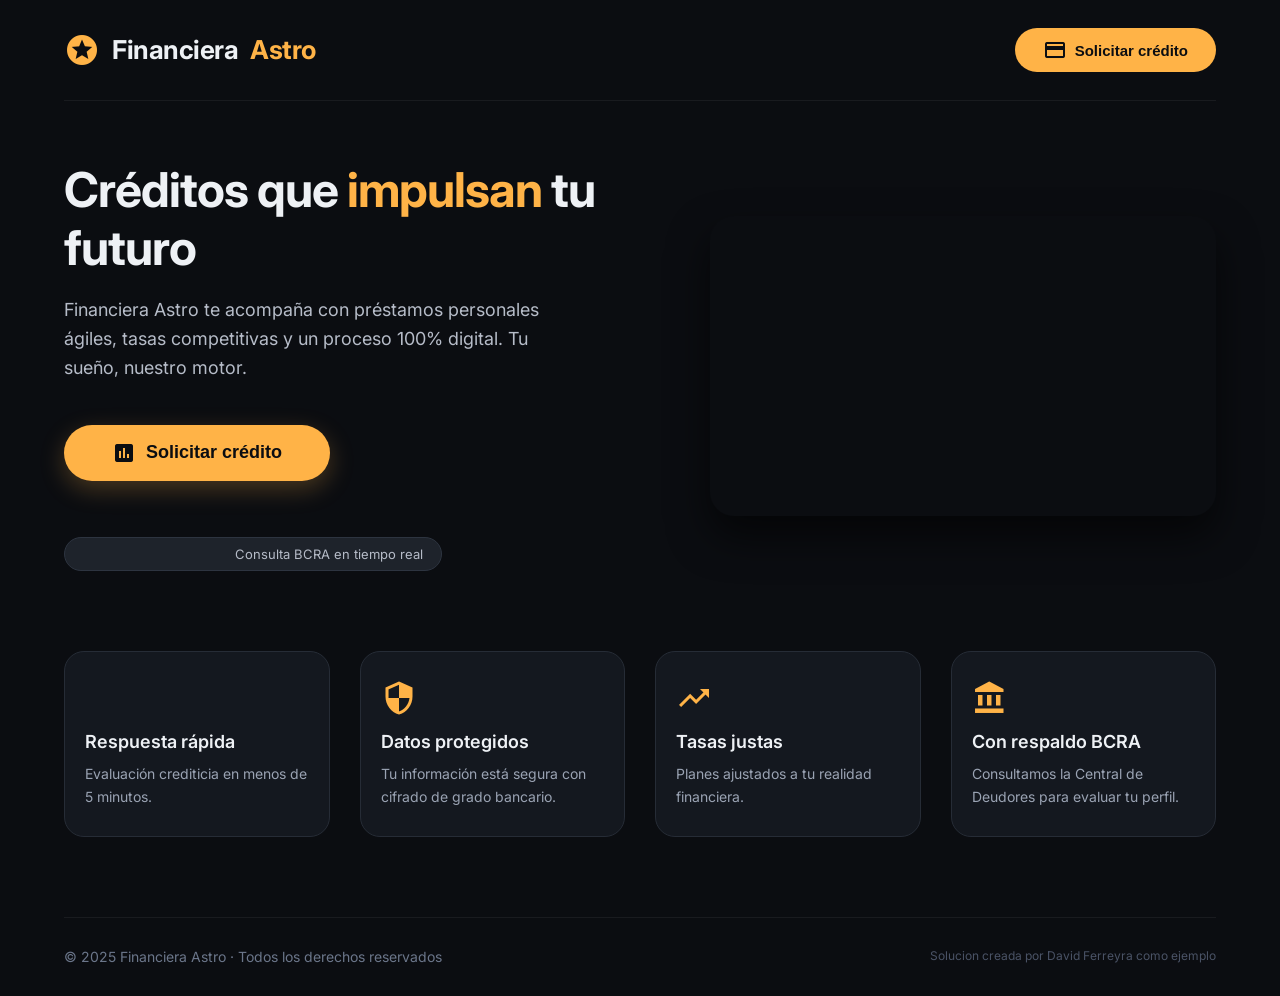
<file: index.html>
<!DOCTYPE html>
<html lang="es">
<head>
    <meta charset="UTF-8" />
    <meta name="viewport" content="width=device-width, initial-scale=1.0" />
    <title>Financiera Astro · Créditos personales</title>
    
    <!-- Material Icons -->
    <link href="https://fonts.googleapis.com/icon?family=Material+Icons" rel="stylesheet" />
    <!-- Google Fonts -->
    <link href="https://fonts.googleapis.com/css2?family=Inter:opsz,wght@14..32,300;14..32,400;14..32,600;14..32,700&display=swap" rel="stylesheet" />
    
    <!-- CSS propio -->
    <link rel="stylesheet" href="css/styles.css" />
</head>
<body>

<div class="container">

    <!-- HEADER -->
    <header>
        <div class="logo">
            <i class="material-icons">stars</i>
            Financiera <span>Astro</span>
        </div>
        <button class="nav-cta" id="btnHeaderCta">
            <i class="material-icons">credit_card</i> Solicitar crédito
        </button>
    </header>

    <!-- HERO -->
    <section class="hero">
        <div class="hero-text">
            <h1>Créditos que <span>impulsan</span> tu futuro</h1>
            <p>
                Financiera Astro te acompaña con préstamos personales ágiles, 
                tasas competitivas y un proceso 100% digital. Tu sueño, nuestro motor.
            </p>
            <div style="display: flex; flex-wrap: wrap; gap: 16px; align-items: center;">
                <button class="btn-evaluar" id="btnHeroCta">
                    <i class="material-icons">assessment</i> Solicitar crédito
                </button>
                <span class="bcra-badge">
                    <i class="material-icons">verified</i> Consulta BCRA en tiempo real
                </span>
            </div>
        </div>
        <div class="hero-image"></div>
    </section>

    <!-- FEATURES -->
    <section class="features">
        <div class="feature-card">
            <i class="material-icons">bolt</i>
            <h3>Respuesta rápida</h3>
            <p>Evaluación crediticia en menos de 5 minutos.</p>
        </div>
        <div class="feature-card">
            <i class="material-icons">security</i>
            <h3>Datos protegidos</h3>
            <p>Tu información está segura con cifrado de grado bancario.</p>
        </div>
        <div class="feature-card">
            <i class="material-icons">trending_up</i>
            <h3>Tasas justas</h3>
            <p>Planes ajustados a tu realidad financiera.</p>
        </div>
        <div class="feature-card">
            <i class="material-icons">account_balance</i>
            <h3>Con respaldo BCRA</h3>
            <p>Consultamos la Central de Deudores para evaluar tu perfil.</p>
        </div>
    </section>

    <!-- FORMULARIO -->
    <section class="form-section" id="formSection">
        <h2><i class="material-icons">edit_note</i> Evaluación de crédito</h2>
        <p class="sub">Completá los datos y te contactaremos a la brevedad con una pre-aprobación.</p>

        <form id="creditoForm">
            <div class="form-row">
                <div class="form-group">
                    <label><i class="material-icons">person</i> Nombre completo</label>
                    <input type="text" id="nombre" placeholder="Ej: Juan Pérez" required />
                </div>
                <div class="form-group">
                    <label><i class="material-icons">email</i> Correo electrónico</label>
                    <input type="email" id="email" placeholder="juan@ejemplo.com" required />
                </div>
            </div>

            <div class="form-row">
                <div class="form-group">
                    <label><i class="material-icons">phone</i> Teléfono</label>
                    <input type="tel" id="telefono" placeholder="+54 11 1234-5678" required />
                </div>
                <div class="form-group">
                    <label><i class="material-icons">badge</i> CUIL / CUIT (11 dígitos)</label>
                    <input type="text" id="cuil" placeholder="20123456789" maxlength="11" required />
                </div>
            </div>

            <div class="form-row">
                <div class="form-group">
                    <label><i class="material-icons">attach_money</i> Ingreso mensual neto (ARS)</label>
                    <input type="number" id="ingreso" placeholder="Ej: 650000" required />
                </div>
                <div class="form-group">
                    <label><i class="material-icons">home</i> Gasto de alquiler / vivienda (ARS)</label>
                    <input type="number" id="gastoVivienda" placeholder="Ej: 150000" required />
                </div>
            </div>

            <div class="form-row">
                <div class="form-group">
                    <label><i class="material-icons">credit_card</i> Monto solicitado (ARS)</label>
                    <input type="number" id="montoSolicitado" placeholder="Ej: 1000000" required />
                </div>
                <div class="form-group">
                    <label><i class="material-icons">calendar_today</i> Plazo (cuotas)</label>
                    <select id="plazo">
                        <option value="6">6 cuotas</option>
                        <option value="12" selected>12 cuotas</option>
                        <option value="18">18 cuotas</option>
                        <option value="24">24 cuotas</option>
                    </select>
                </div>
            </div>

            <div class="form-group">
                <label><i class="material-icons">receipt_long</i> Otros gastos mensuales (servicios, seguros, etc.)</label>
                <input type="number" id="otrosGastos" placeholder="Ej: 80000" />
            </div>

            <button type="submit" class="btn-enviar" id="btnEnviar">
                <i class="material-icons">send</i> Enviar solicitud
            </button>
        </form>

        <div class="success-msg" id="successMsg">
            <i class="material-icons" style="vertical-align:middle; margin-right:10px;">check_circle</i>
            ¡Solicitud enviada! En breve recibirás un email con el resultado de la evaluación.
        </div>
        <div class="error-msg" id="errorMsg">
            <i class="material-icons" style="vertical-align:middle; margin-right:10px;">error</i>
            <span id="errorText">Error al enviar la solicitud.</span>
        </div>
    </section>

    <!-- FOOTER -->
    <footer>
        <span>&copy; 2025 Financiera Astro · Todos los derechos reservados</span>
        <span class="credits">Solucion creada por David Ferreyra como ejemplo</span>
    </footer>
</div>

<!-- JavaScript propio -->
<script src="js/scripts.js"></script>

</body>
</html>
</file>
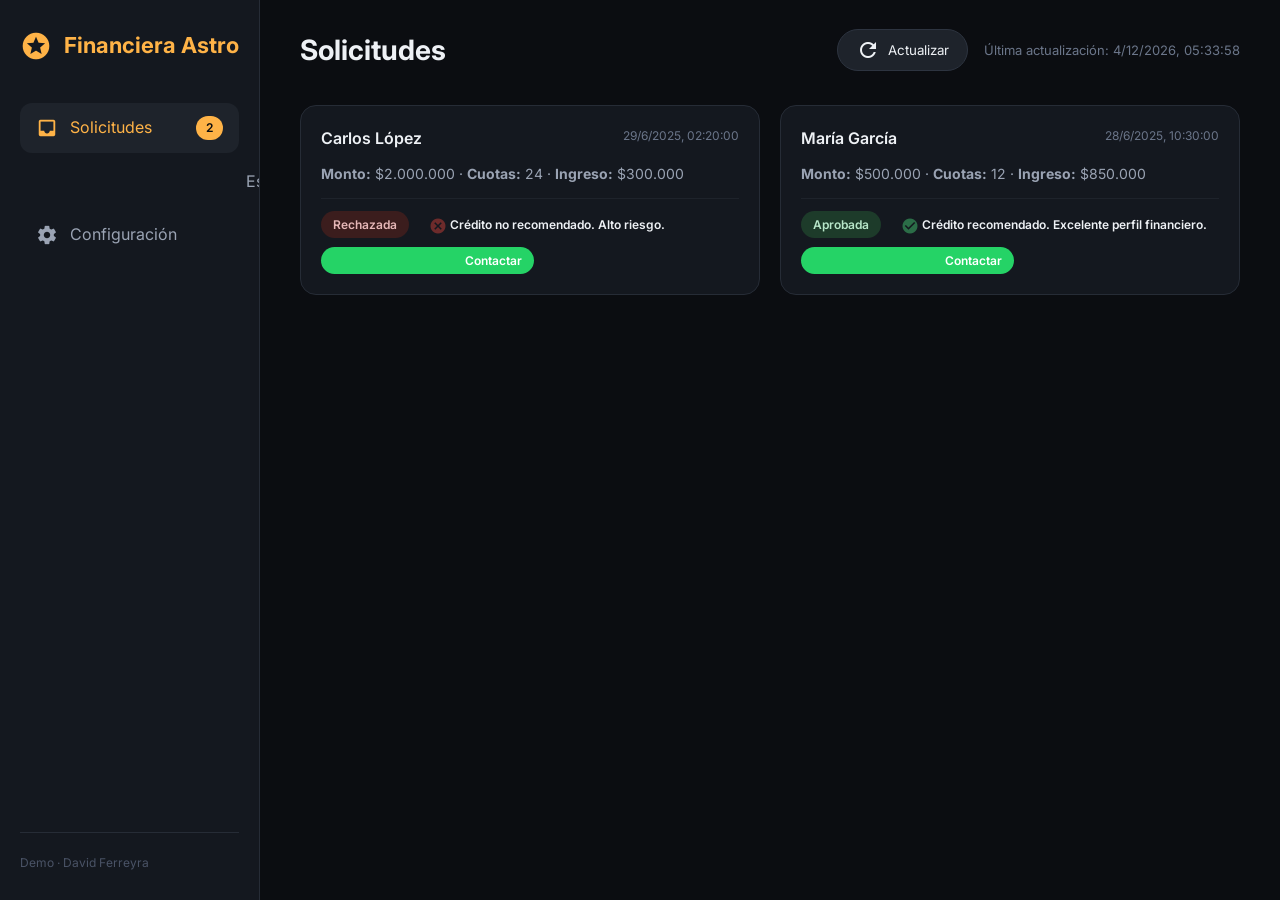
<file: dashboard.html>
<!DOCTYPE html>
<html lang="es">
<head>
    <meta charset="UTF-8" />
    <meta name="viewport" content="width=device-width, initial-scale=1.0" />
    <title>Panel Administrativo · Financiera Astro</title>
    
    <!-- Material Icons -->
    <link href="https://fonts.googleapis.com/icon?family=Material+Icons" rel="stylesheet" />
    <!-- Google Fonts -->
    <link href="https://fonts.googleapis.com/css2?family=Inter:opsz,wght@14..32,300;14..32,400;14..32,600;14..32,700&display=swap" rel="stylesheet" />
    
    <link rel="stylesheet" href="css/dashboard.css" />
</head>
<body>

<div class="dashboard-container">
    
    <!-- SIDEBAR -->
    <aside class="sidebar">
        <div class="sidebar-logo">
            <i class="material-icons">stars</i>
            <span>Financiera <span>Astro</span></span>
        </div>
        
        <nav class="sidebar-nav">
            <a href="#" class="active" data-section="solicitudes">
                <i class="material-icons">inbox</i>
                Solicitudes
                <span class="badge" id="totalBadge">0</span>
            </a>
            <a href="#" data-section="estadisticas">
                <i class="material-icons">analytics</i>
                Estadísticas
            </a>
            <a href="#" data-section="configuracion">
                <i class="material-icons">settings</i>
                Configuración
            </a>
        </nav>
        
        <div class="sidebar-footer">
            <span class="credits">Demo · David Ferreyra</span>
        </div>
    </aside>
    
    <!-- MAIN CONTENT -->
    <main class="main-content">
        
        <!-- HEADER -->
        <header class="dashboard-header">
            <h1 id="sectionTitle">Solicitudes</h1>
            <div class="header-actions">
                <button class="btn-refresh" id="btnRefresh">
                    <i class="material-icons">refresh</i>
                    Actualizar
                </button>
                <span class="last-update" id="lastUpdate">Última actualización: hace un momento</span>
            </div>
        </header>
        
        <!-- SECCIÓN SOLICITUDES -->
        <section id="sectionSolicitudes" class="dashboard-section active">
            <div class="solicitudes-grid" id="solicitudesGrid">
                <!-- Las solicitudes se cargan dinámicamente desde localStorage -->
                <div class="empty-state">
                    <i class="material-icons">inbox</i>
                    <h3>No hay solicitudes aún</h3>
                    <p>Las solicitudes de crédito aparecerán aquí cuando los clientes las envíen.</p>
                </div>
            </div>
        </section>
        
        <!-- SECCIÓN ESTADÍSTICAS -->
        <section id="sectionEstadisticas" class="dashboard-section">
            <div class="stats-grid">
                <div class="stat-card">
                    <i class="material-icons">people</i>
                    <div class="stat-info">
                        <h3 id="totalSolicitudes">0</h3>
                        <p>Total solicitudes</p>
                    </div>
                </div>
                <div class="stat-card">
                    <i class="material-icons">check_circle</i>
                    <div class="stat-info">
                        <h3 id="totalAprobadas">0</h3>
                        <p>Aprobadas</p>
                    </div>
                </div>
                <div class="stat-card">
                    <i class="material-icons">cancel</i>
                    <div class="stat-info">
                        <h3 id="totalRechazadas">0</h3>
                        <p>Rechazadas</p>
                    </div>
                </div>
                <div class="stat-card">
                    <i class="material-icons">hourglass_top</i>
                    <div class="stat-info">
                        <h3 id="totalPendientes">0</h3>
                        <p>Pendientes</p>
                    </div>
                </div>
            </div>
            
            <div class="chart-container">
                <h3>Recomendaciones por solicitud</h3>
                <div class="chart-bars" id="chartBars">
                    <!-- Las barras se generan dinámicamente -->
                </div>
            </div>
        </section>
        
        <!-- SECCIÓN CONFIGURACIÓN (placeholder) -->
        <section id="sectionConfiguracion" class="dashboard-section">
            <div class="config-card">
                <h3><i class="material-icons">info</i> Acerca del panel</h3>
                <p>Este es un panel administrativo demo para Financiera Astro.</p>
                <ul>
                    <li><strong>Total de solicitudes:</strong> <span id="configTotal">0</span></li>
                    <li><strong>Última actualización:</strong> <span id="configLastUpdate">-</span></li>
                    <li><strong>Versión:</strong> 1.0.0</li>
                </ul>
                <button class="btn-danger" id="btnLimpiarDatos">
                    <i class="material-icons">delete_forever</i>
                    Limpiar todos los datos
                </button>
            </div>
        </section>
        
    </main>
</div>

<!-- Modal para ver detalle de solicitud -->
<div class="modal" id="detailModal">
    <div class="modal-content">
        <div class="modal-header">
            <h2><i class="material-icons">description</i> Detalle de solicitud</h2>
            <button class="modal-close" id="modalClose">&times;</button>
        </div>
        <div class="modal-body" id="modalBody">
            <!-- Contenido dinámico -->
        </div>
        <div class="modal-footer" id="modalFooter">
            <!-- Los botones se generan dinámicamente en JS -->
        </div>
    </div>
</div>

<script src="js/dashboard.js"></script>

</body>
</html>
</file>
<file: css/styles.css>
/* ===== RESET Y BASE ===== */
* {
    margin: 0;
    padding: 0;
    box-sizing: border-box;
}

body {
    font-family: 'Inter', sans-serif;
    background: #0b0d11;
    color: #eef1f5;
    line-height: 1.6;
    scroll-behavior: smooth;
}

.container {
    max-width: 1200px;
    margin: 0 auto;
    padding: 0 24px;
}

/* ===== HEADER ===== */
header {
    padding: 28px 0;
    border-bottom: 1px solid rgba(255, 255, 255, 0.06);
    display: flex;
    align-items: center;
    justify-content: space-between;
    flex-wrap: wrap;
}

.logo {
    display: flex;
    align-items: center;
    gap: 12px;
    font-weight: 700;
    font-size: 26px;
    letter-spacing: -0.5px;
}

.logo span {
    color: #ffb347;
}

.logo i {
    font-size: 36px;
    color: #ffb347;
}

.nav-cta {
    background: #ffb347;
    color: #0b0d11;
    padding: 10px 28px;
    border-radius: 40px;
    font-weight: 600;
    font-size: 15px;
    border: none;
    cursor: pointer;
    transition: 0.25s;
    display: flex;
    align-items: center;
    gap: 8px;
}

.nav-cta:hover {
    background: #ffa01a;
    transform: scale(1.02);
}

/* ===== HERO ===== */
.hero {
    display: flex;
    align-items: center;
    justify-content: space-between;
    gap: 40px;
    padding: 60px 0 40px;
    flex-wrap: wrap;
}

.hero-text {
    flex: 1 1 400px;
}

.hero-text h1 {
    font-size: 48px;
    font-weight: 700;
    line-height: 1.2;
    letter-spacing: -1px;
}

.hero-text h1 span {
    color: #ffb347;
}

.hero-text p {
    font-size: 18px;
    color: #b6bcc8;
    margin: 20px 0 32px;
    max-width: 500px;
}

.hero-image {
    flex: 1 1 300px;
    background: url('https://images.unsplash.com/photo-1563013544-824ae1b704d3?w=600&auto=format&fit=crop') center/cover no-repeat;
    height: 300px;
    border-radius: 24px;
    box-shadow: 0 20px 40px rgba(0, 0, 0, 0.6);
}

/* ===== FEATURES ===== */
.features {
    display: grid;
    grid-template-columns: repeat(auto-fit, minmax(220px, 1fr));
    gap: 30px;
    padding: 40px 0 60px;
}

.feature-card {
    background: #14181f;
    padding: 28px 20px;
    border-radius: 20px;
    border: 1px solid #262c36;
    transition: 0.2s;
}

.feature-card:hover {
    border-color: #ffb347;
    transform: translateY(-4px);
}

.feature-card i {
    font-size: 36px;
    color: #ffb347;
    margin-bottom: 12px;
}

.feature-card h3 {
    font-weight: 600;
    font-size: 18px;
    margin-bottom: 6px;
}

.feature-card p {
    color: #9aa3b3;
    font-size: 14px;
}

/* ===== BOTONES PRINCIPALES ===== */
.btn-evaluar {
    background: #ffb347;
    color: #0b0d11;
    border: none;
    padding: 16px 48px;
    border-radius: 60px;
    font-weight: 700;
    font-size: 18px;
    cursor: pointer;
    transition: 0.25s;
    display: inline-flex;
    align-items: center;
    gap: 10px;
    box-shadow: 0 8px 24px rgba(255, 179, 71, 0.25);
    margin: 10px 0 30px;
}

.btn-evaluar:hover {
    background: #ffa01a;
    transform: scale(1.02);
    box-shadow: 0 12px 32px rgba(255, 179, 71, 0.35);
}

/* ===== FORMULARIO ===== */
.form-section {
    background: #14181f;
    border-radius: 28px;
    padding: 48px 40px;
    margin: 40px 0 60px;
    border: 1px solid #262c36;
    display: none;
}

.form-section.visible {
    display: block;
    animation: fadeIn 0.5s ease;
}

@keyframes fadeIn {
    0% {
        opacity: 0;
        transform: translateY(20px);
    }
    100% {
        opacity: 1;
        transform: translateY(0);
    }
}

.form-section h2 {
    font-size: 30px;
    font-weight: 600;
    margin-bottom: 8px;
}

.form-section h2 i {
    color: #ffb347;
    margin-right: 10px;
}

.form-section .sub {
    color: #9aa3b3;
    margin-bottom: 28px;
}

.form-group {
    margin-bottom: 22px;
}

.form-group label {
    display: block;
    font-weight: 600;
    font-size: 14px;
    margin-bottom: 6px;
    color: #d0d6e2;
}

.form-group label i {
    color: #ffb347;
    font-size: 18px;
    vertical-align: middle;
    margin-right: 6px;
}

.form-group input,
.form-group select {
    width: 100%;
    padding: 14px 18px;
    background: #1e232b;
    border: 1px solid #2d3440;
    border-radius: 14px;
    color: #eef1f5;
    font-size: 16px;
    font-family: 'Inter', sans-serif;
    transition: 0.2s;
}

.form-group input:focus,
.form-group select:focus {
    outline: none;
    border-color: #ffb347;
    box-shadow: 0 0 0 4px rgba(255, 179, 71, 0.15);
}

.form-row {
    display: grid;
    grid-template-columns: 1fr 1fr;
    gap: 20px;
}

@media (max-width: 640px) {
    .form-row {
        grid-template-columns: 1fr;
    }
}

/* ===== BOTÓN ENVIAR ===== */
.btn-enviar {
    background: #ffb347;
    color: #0b0d11;
    border: none;
    padding: 16px 40px;
    border-radius: 60px;
    font-weight: 700;
    font-size: 18px;
    cursor: pointer;
    transition: 0.25s;
    display: inline-flex;
    align-items: center;
    gap: 10px;
    margin-top: 12px;
}

.btn-enviar:hover {
    background: #ffa01a;
    transform: scale(1.02);
}

.btn-enviar:disabled {
    opacity: 0.5;
    cursor: not-allowed;
    transform: none;
}

/* ===== FOOTER ===== */
footer {
    border-top: 1px solid rgba(255, 255, 255, 0.06);
    padding: 28px 0;
    margin-top: 20px;
    color: #6b768a;
    font-size: 14px;
    display: flex;
    justify-content: space-between;
    flex-wrap: wrap;
    gap: 12px;
}

footer i {
    vertical-align: middle;
    font-size: 16px;
}

footer .credits {
    color: #4a5366;
    font-size: 12px;
}

/* ===== RESPONSIVE ===== */
@media (max-width: 768px) {
    .hero-text h1 {
        font-size: 34px;
    }
    header {
        flex-direction: column;
        align-items: stretch;
        gap: 16px;
    }
    .nav-cta {
        justify-content: center;
    }
    .form-section {
        padding: 30px 20px;
    }
}

/* ===== COMPONENTES EXTRAS ===== */
.spinner {
    display: inline-block;
    width: 20px;
    height: 20px;
    border: 3px solid rgba(11, 13, 17, 0.2);
    border-top-color: #0b0d11;
    border-radius: 50%;
    animation: spin 0.7s linear infinite;
    vertical-align: middle;
}

@keyframes spin {
    to {
        transform: rotate(360deg);
    }
}

.bcra-badge {
    background: #1e232b;
    border-radius: 40px;
    padding: 6px 18px;
    display: inline-flex;
    align-items: center;
    gap: 8px;
    font-size: 13px;
    color: #b6bcc8;
    border: 1px solid #2d3440;
    margin-top: 10px;
}

.bcra-badge i {
    color: #ffb347;
    font-size: 18px;
}

.success-msg {
    background: #1d3b2a;
    border: 1px solid #2b6d47;
    border-radius: 16px;
    padding: 18px 24px;
    color: #b7e6c9;
    display: none;
    margin-top: 20px;
}

.success-msg.visible {
    display: block;
}

.error-msg {
    background: #3b1d1d;
    border: 1px solid #6d2b2b;
    border-radius: 16px;
    padding: 18px 24px;
    color: #e6b7b7;
    display: none;
    margin-top: 20px;
}

.error-msg.visible {
    display: block;
}
</file>
<file: css/dashboard.css>
/* ===== RESET Y BASE ===== */
* {
    margin: 0;
    padding: 0;
    box-sizing: border-box;
}

body {
    font-family: 'Inter', sans-serif;
    background: #0b0d11;
    color: #eef1f5;
    line-height: 1.6;
}

/* ===== DASHBOARD LAYOUT ===== */
.dashboard-container {
    display: flex;
    min-height: 100vh;
}

/* ===== SIDEBAR ===== */
.sidebar {
    width: 260px;
    background: #14181f;
    border-right: 1px solid #262c36;
    padding: 28px 20px;
    display: flex;
    flex-direction: column;
    position: fixed;
    height: 100vh;
    overflow-y: auto;
}

.sidebar-logo {
    display: flex;
    align-items: center;
    gap: 12px;
    font-size: 22px;
    font-weight: 700;
    margin-bottom: 40px;
}

.sidebar-logo span {
    color: #ffb347;
}

.sidebar-logo i {
    color: #ffb347;
    font-size: 32px;
}

.sidebar-nav {
    display: flex;
    flex-direction: column;
    gap: 4px;
    flex: 1;
}

.sidebar-nav a {
    display: flex;
    align-items: center;
    gap: 12px;
    padding: 12px 16px;
    border-radius: 12px;
    color: #9aa3b3;
    text-decoration: none;
    transition: 0.2s;
    cursor: pointer;
    position: relative;
}

.sidebar-nav a:hover {
    background: #1e232b;
    color: #eef1f5;
}

.sidebar-nav a.active {
    background: #1e232b;
    color: #ffb347;
}

.sidebar-nav a i {
    font-size: 22px;
}

.badge {
    background: #ffb347;
    color: #0b0d11;
    padding: 2px 10px;
    border-radius: 20px;
    font-size: 12px;
    font-weight: 600;
    margin-left: auto;
}

.sidebar-footer {
    margin-top: auto;
    padding-top: 20px;
    border-top: 1px solid #262c36;
    font-size: 12px;
    color: #4a5366;
}

/* ===== MAIN CONTENT ===== */
.main-content {
    margin-left: 260px;
    padding: 28px 40px 40px;
    width: 100%;
}

.dashboard-header {
    display: flex;
    justify-content: space-between;
    align-items: center;
    margin-bottom: 32px;
    flex-wrap: wrap;
    gap: 16px;
}

.dashboard-header h1 {
    font-size: 28px;
    font-weight: 700;
}

.header-actions {
    display: flex;
    align-items: center;
    gap: 16px;
}

.btn-refresh {
    background: #1e232b;
    color: #eef1f5;
    border: 1px solid #2d3440;
    padding: 8px 18px;
    border-radius: 40px;
    cursor: pointer;
    display: flex;
    align-items: center;
    gap: 8px;
    font-family: 'Inter', sans-serif;
    transition: 0.2s;
}

.btn-refresh:hover {
    background: #2d3440;
}

.last-update {
    color: #6b768a;
    font-size: 13px;
}

/* ===== SECCIONES ===== */
.dashboard-section {
    display: none;
}

.dashboard-section.active {
    display: block;
    animation: fadeIn 0.3s ease;
}

@keyframes fadeIn {
    0% { opacity: 0; transform: translateY(10px); }
    100% { opacity: 1; transform: translateY(0); }
}

/* ===== SOLICITUDES GRID ===== */
.solicitudes-grid {
    display: grid;
    grid-template-columns: repeat(auto-fill, minmax(340px, 1fr));
    gap: 20px;
}

.empty-state {
    grid-column: 1 / -1;
    text-align: center;
    padding: 60px 20px;
    color: #6b768a;
}

.empty-state i {
    font-size: 64px;
    color: #2d3440;
    margin-bottom: 16px;
}

.empty-state h3 {
    color: #eef1f5;
    margin-bottom: 8px;
}

/* ===== TARJETA DE SOLICITUD ===== */
.solicitud-card {
    background: #14181f;
    border: 1px solid #262c36;
    border-radius: 16px;
    padding: 20px;
    transition: 0.2s;
    cursor: pointer;
}

.solicitud-card:hover {
    border-color: #ffb347;
    transform: translateY(-2px);
}

.solicitud-card .header {
    display: flex;
    justify-content: space-between;
    align-items: flex-start;
    margin-bottom: 12px;
}

.solicitud-card .nombre {
    font-weight: 600;
    font-size: 16px;
}

.solicitud-card .fecha {
    font-size: 12px;
    color: #6b768a;
}

.solicitud-card .detalle-preview {
    color: #9aa3b3;
    font-size: 14px;
    margin-bottom: 12px;
    display: -webkit-box;
    -webkit-line-clamp: 2;
    -webkit-box-orient: vertical;
    overflow: hidden;
}

.solicitud-card .footer {
    display: flex;
    justify-content: space-between;
    align-items: center;
    padding-top: 12px;
    border-top: 1px solid #1e232b;
}

/* ===== ESTADOS ===== */
.status-badge {
    padding: 4px 12px;
    border-radius: 20px;
    font-size: 12px;
    font-weight: 600;
}

.status-badge.aprobada {
    background: #1d3b2a;
    color: #b7e6c9;
}

.status-badge.rechazada {
    background: #3b1d1d;
    color: #e6b7b7;
}

.status-badge.pendiente {
    background: #2d2d1d;
    color: #e6e6b7;
}

.status-badge.error {
    background: #3b2d1d;
    color: #e6d4b7;
}

.recomendacion-badge {
    padding: 4px 12px;
    border-radius: 20px;
    font-size: 12px;
    font-weight: 600;
}

.recomendacion-badge.positiva {
    background: #1d3b2a;
    color: #b7e6c9;
}

.recomendacion-badge.negativa {
    background: #3b1d1d;
    color: #e6b7b7;
}

.recomendacion-badge.precaución {
    background: #3b2d1d;
    color: #e6d4b7;
}

/* ===== MODAL ===== */
.modal {
    display: none;
    position: fixed;
    top: 0;
    left: 0;
    right: 0;
    bottom: 0;
    background: rgba(0,0,0,0.8);
    z-index: 1000;
    align-items: center;
    justify-content: center;
    padding: 20px;
}

.modal.active {
    display: flex;
}

.modal-content {
    background: #14181f;
    border: 1px solid #262c36;
    border-radius: 24px;
    max-width: 700px;
    width: 100%;
    max-height: 90vh;
    overflow-y: auto;
    animation: modalFade 0.3s ease;
}

@keyframes modalFade {
    0% { opacity: 0; transform: scale(0.95); }
    100% { opacity: 1; transform: scale(1); }
}

.modal-header {
    display: flex;
    justify-content: space-between;
    align-items: center;
    padding: 24px 28px 16px;
    border-bottom: 1px solid #262c36;
}

.modal-header h2 {
    display: flex;
    align-items: center;
    gap: 10px;
    font-size: 22px;
}

.modal-header h2 i {
    color: #ffb347;
}

.modal-close {
    background: none;
    border: none;
    color: #6b768a;
    font-size: 32px;
    cursor: pointer;
    transition: 0.2s;
}

.modal-close:hover {
    color: #eef1f5;
}

.modal-body {
    padding: 24px 28px;
}

.modal-body .info-row {
    display: flex;
    justify-content: space-between;
    padding: 8px 0;
    border-bottom: 1px solid #1e232b;
}

.modal-body .info-row .label {
    color: #6b768a;
    font-weight: 400;
}

.modal-body .info-row .value {
    font-weight: 500;
    text-align: right;
    max-width: 60%;
}

.modal-body .bcra-info {
    background: #0b0d11;
    padding: 16px;
    border-radius: 12px;
    margin-top: 12px;
    font-size: 13px;
    white-space: pre-wrap;
    font-family: 'Inter', monospace;
    color: #b6bcc8;
    max-height: 200px;
    overflow-y: auto;
}

.modal-footer {
    padding: 16px 28px 24px;
    border-top: 1px solid #262c36;
    display: flex;
    gap: 12px;
    flex-wrap: wrap;
}

.btn-contacto {
    background: #ffb347;
    color: #0b0d11;
    border: none;
    padding: 10px 24px;
    border-radius: 40px;
    font-weight: 600;
    cursor: pointer;
    display: flex;
    align-items: center;
    gap: 8px;
    font-family: 'Inter', sans-serif;
    transition: 0.2s;
    text-decoration: none;
}

.btn-contacto:hover {
    background: #ffa01a;
    transform: scale(1.02);
}

.btn-modal-close {
    background: #1e232b;
    color: #eef1f5;
    border: 1px solid #2d3440;
    padding: 10px 24px;
    border-radius: 40px;
    cursor: pointer;
    font-family: 'Inter', sans-serif;
    transition: 0.2s;
}

.btn-modal-close:hover {
    background: #2d3440;
}

/* ===== ESTADÍSTICAS ===== */
.stats-grid {
    display: grid;
    grid-template-columns: repeat(auto-fit, minmax(200px, 1fr));
    gap: 20px;
    margin-bottom: 32px;
}

.stat-card {
    background: #14181f;
    border: 1px solid #262c36;
    border-radius: 16px;
    padding: 20px;
    display: flex;
    align-items: center;
    gap: 16px;
}

.stat-card i {
    font-size: 36px;
    color: #ffb347;
}

.stat-card .stat-info h3 {
    font-size: 28px;
    font-weight: 700;
}

.stat-card .stat-info p {
    color: #6b768a;
    font-size: 14px;
}

.chart-container {
    background: #14181f;
    border: 1px solid #262c36;
    border-radius: 16px;
    padding: 24px;
}

.chart-container h3 {
    margin-bottom: 20px;
}

.chart-bars {
    display: flex;
    gap: 20px;
    align-items: flex-end;
    min-height: 200px;
    padding-top: 20px;
}

.chart-bar {
    flex: 1;
    display: flex;
    flex-direction: column;
    align-items: center;
    gap: 8px;
}

.chart-bar .bar {
    width: 100%;
    max-width: 60px;
    border-radius: 8px 8px 0 0;
    min-height: 8px;
    transition: 0.3s;
}

.chart-bar .bar.aprobada {
    background: #2b6d47;
}

.chart-bar .bar.rechazada {
    background: #6d2b2b;
}

.chart-bar .bar.pendiente {
    background: #6d6d2b;
}

.chart-bar .bar-label {
    font-size: 12px;
    color: #6b768a;
    text-align: center;
    word-break: break-all;
}

.chart-bar .bar-value {
    font-size: 14px;
    font-weight: 600;
}

/* ===== CONFIGURACIÓN ===== */
.config-card {
    background: #14181f;
    border: 1px solid #262c36;
    border-radius: 16px;
    padding: 28px;
    max-width: 500px;
}

.config-card h3 {
    display: flex;
    align-items: center;
    gap: 10px;
    margin-bottom: 16px;
}

.config-card h3 i {
    color: #ffb347;
}

.config-card ul {
    list-style: none;
    margin: 16px 0 20px;
}

.config-card ul li {
    padding: 8px 0;
    border-bottom: 1px solid #1e232b;
}

.btn-danger {
    background: #6d2b2b;
    color: #eef1f5;
    border: none;
    padding: 10px 24px;
    border-radius: 40px;
    cursor: pointer;
    display: inline-flex;
    align-items: center;
    gap: 8px;
    font-family: 'Inter', sans-serif;
    transition: 0.2s;
}

.btn-danger:hover {
    background: #8a3535;
}

/* ===== RESPONSIVE ===== */
@media (max-width: 768px) {
    .sidebar {
        width: 200px;
        padding: 16px;
    }
    .main-content {
        margin-left: 200px;
        padding: 20px;
    }
    .dashboard-header {
        flex-direction: column;
        align-items: stretch;
    }
    .solicitudes-grid {
        grid-template-columns: 1fr;
    }
    .stats-grid {
        grid-template-columns: 1fr 1fr;
    }
}

@media (max-width: 600px) {
    .sidebar {
        width: 60px;
        padding: 12px;
    }
    .sidebar-logo span {
        display: none;
    }
    .sidebar-nav a span:not(.badge) {
        display: none;
    }
    .sidebar-footer {
        display: none;
    }
    .main-content {
        margin-left: 60px;
        padding: 16px;
    }
    .stats-grid {
        grid-template-columns: 1fr;
    }
    .modal-content {
        margin: 10px;
    }
}
/* ===== BOTÓN WHATSAPP ===== */
.btn-whatsapp {
    background: #25D366 !important;
    color: #fff !important;
}

.btn-whatsapp:hover {
    background: #1da851 !important;
    transform: scale(1.02);
}

.btn-whatsapp i {
    color: #fff !important;
}

/* Estilo para los botones de contacto en el modal */
.modal-footer .btn-contacto {
    display: inline-flex;
    align-items: center;
    gap: 8px;
    padding: 10px 20px;
    border-radius: 40px;
    font-weight: 600;
    font-size: 14px;
    text-decoration: none;
    transition: 0.2s;
    font-family: 'Inter', sans-serif;
    border: none;
    cursor: pointer;
}

.modal-footer .btn-contacto:hover {
    transform: scale(1.02);
}

/* ===== TARJETA DE SOLICITUD CON BOTÓN WHATSAPP ===== */
.solicitud-card .whatsapp-btn {
    background: #25D366;
    color: #fff;
    border: none;
    padding: 4px 12px;
    border-radius: 20px;
    font-size: 12px;
    font-weight: 600;
    cursor: pointer;
    display: inline-flex;
    align-items: center;
    gap: 4px;
    transition: 0.2s;
    font-family: 'Inter', sans-serif;
    text-decoration: none;
}

.solicitud-card .whatsapp-btn:hover {
    background: #1da851;
    transform: scale(1.05);
}

.solicitud-card .footer {
    display: flex;
    justify-content: space-between;
    align-items: center;
    padding-top: 12px;
    border-top: 1px solid #1e232b;
    flex-wrap: wrap;
    gap: 8px;
}

.solicitud-card .footer-left {
    display: flex;
    align-items: center;
    gap: 8px;
    flex-wrap: wrap;
}
</file>
